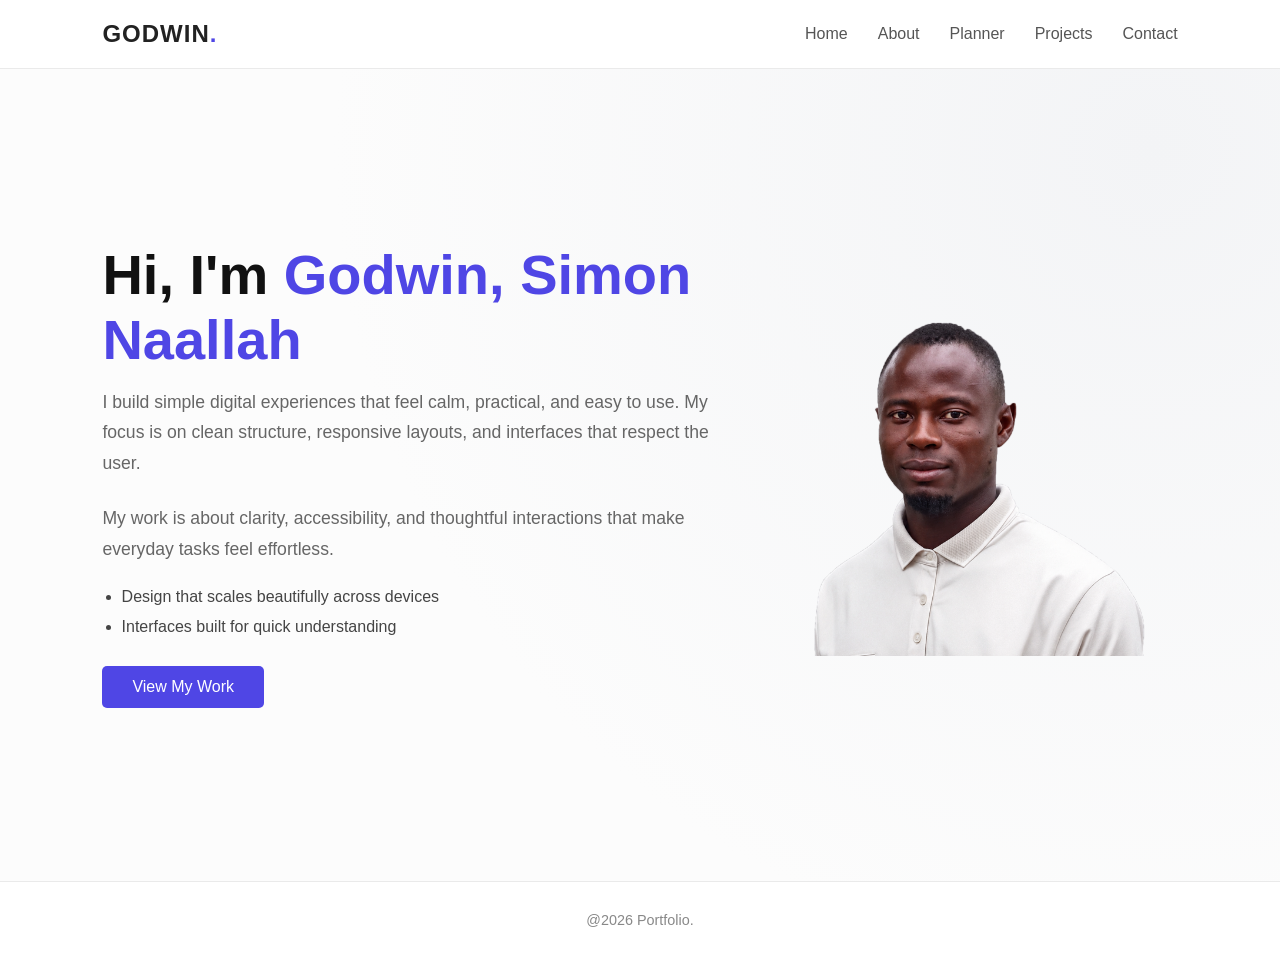
<file: index.html>
<!DOCTYPE html>
<html lang="en">

<head>
    <meta charset="UTF-8">
    <meta name="viewport" content="width=device-width, initial-scale=1.0">
    <title>Developer & Designer Portfolio</title>
    <link rel="stylesheet" href="style1.css">
</head>

<body>

    <!-- Navigation Bar -->
     <nav class="navbar">
        <div class="logo">GODWIN<b>.</b></div>
        <ul class="nav-links">
            <li><a href="new.html">Home</a></li>
            <li><a href="about.html">About</a></li>
            <li><a href="planner.html">Planner</a></li>
            <li><a href="projects.html">Projects</a></li>
            <li><a href="contact.html">Contact</a></li>
        </ul>
        <div class="burger">
            <div class="line1"></div>
            <div class="line2"></div>
            <div class="line3"></div>
        </div>
    </nav>

    <!-- Hero Section -->
    <header id="hero" class="hero-section">
        <div class="hero-content">
            <h1>Hi, I'm <span class="highlight">Godwin, Simon Naallah</span></h1>
            <p>I build simple digital experiences that feel calm, practical, and easy to use. My focus is on clean structure, 
                responsive layouts, and interfaces that respect the user.</p>
            <p>My work is about clarity, accessibility, and thoughtful interactions that make everyday tasks feel effortless.</p>
            <ul class="hero-list">
                <li>Design that scales beautifully across devices</li>
                <li>Interfaces built for quick understanding</li>
            </ul>
            <a href="projects.html" class="btn">View My Work</a>
        </div>
        <div class="image">
            <img src="./Assests/images/simon1.png" alt="Profile Image">
        </div>
    </header>

    <footer>
        <p>@2026 Portfolio.</p>
    </footer>

       <script src="script1.js"></script>
</body>

</html>
</file>
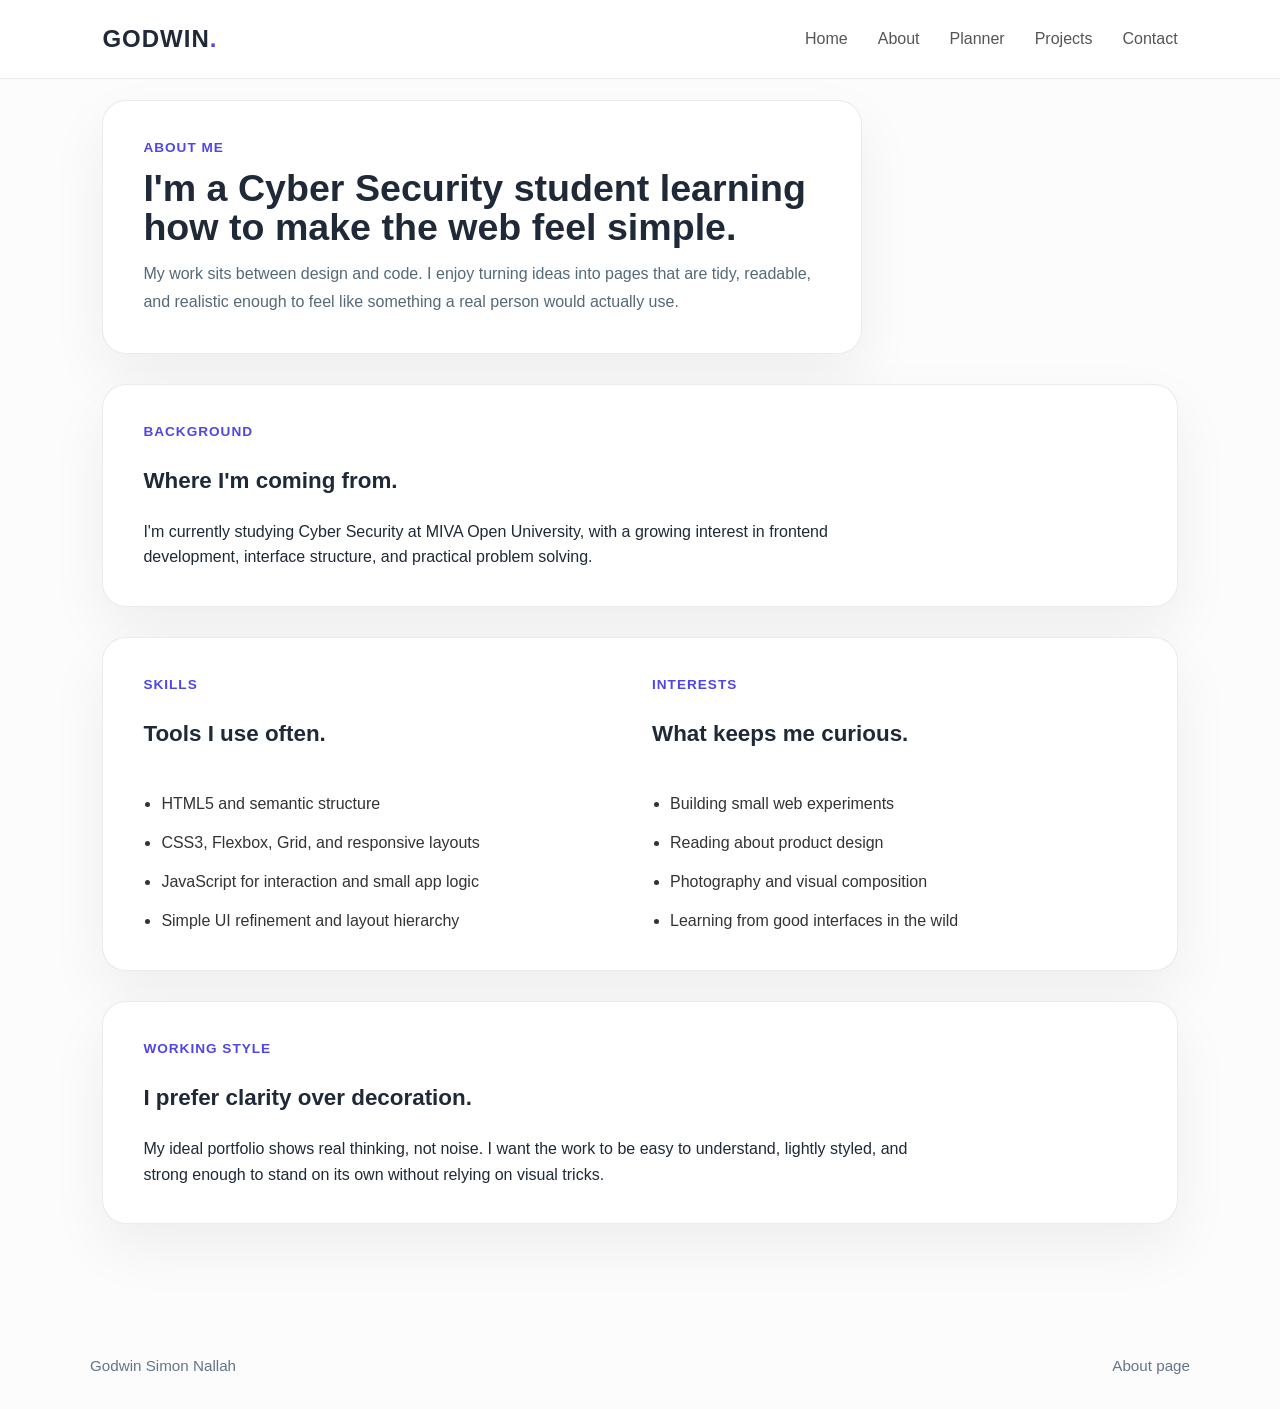
<file: about.html>
<!DOCTYPE html>
<html lang="en">

<head>
    <meta charset="UTF-8">
    <meta name="viewport" content="width=device-width, initial-scale=1.0">
    <title>About | Godwin Simon Nallah</title>
    <meta name="description"
        content="About Godwin Simon Nallah, a Cyber Security student focused on frontend development and thoughtful web design.">
    <link rel="stylesheet" href="styles.css">
</head>

<body>
    <nav class="navbar">
        <div class="logo">GODWIN<b>.</b></div>
        <ul class="nav-links">
            <li><a href="index.html">Home</a></li>
            <li><a href="about.html">About</a></li>
            <li><a href="planner.html">Planner</a></li>
            <li><a href="projects.html">Projects</a></li>
            <li><a href="contact.html">Contact</a></li>
        </ul>
        <div class="burger">
            <div class="line1"></div>
            <div class="line2"></div>
            <div class="line3"></div>
        </div>
    </nav>

    <main class="section">
        <div class="container content-grid">
            <section class="intro-block">
                <p class="eyebrow">About me</p>
                <h1>I'm a Cyber Security student learning how to make the web feel simple.</h1>
                <p class="lede">
                    My work sits between design and code. I enjoy turning ideas into pages that are tidy,
                    readable, and realistic enough to feel like something a real person would actually use.
                </p>
            </section>

            <section class="divider-block">
                <div class="section-heading compact">
                    <p class="eyebrow">Background</p>
                    <h2>Where I'm coming from.</h2>
                </div>
                <p>
                    I'm currently studying Cyber Security at MIVA Open University, with a growing interest in
                    frontend development, interface structure, and practical problem solving.
                </p>
            </section>

            <section class="two-column">
                <div>
                    <div class="section-heading compact">
                        <p class="eyebrow">Skills</p>
                        <h2>Tools I use often.</h2>
                    </div>
                    <ul class="detail-list">
                        <li>HTML5 and semantic structure</li>
                        <li>CSS3, Flexbox, Grid, and responsive layouts</li>
                        <li>JavaScript for interaction and small app logic</li>
                        <li>Simple UI refinement and layout hierarchy</li>
                    </ul>
                </div>

                <div>
                    <div class="section-heading compact">
                        <p class="eyebrow">Interests</p>
                        <h2>What keeps me curious.</h2>
                    </div>
                    <ul class="detail-list">
                        <li>Building small web experiments</li>
                        <li>Reading about product design</li>
                        <li>Photography and visual composition</li>
                        <li>Learning from good interfaces in the wild</li>
                    </ul>
                </div>
            </section>

            <section class="divider-block">
                <div class="section-heading compact">
                    <p class="eyebrow">Working style</p>
                    <h2>I prefer clarity over decoration.</h2>
                </div>
                <p>
                    My ideal portfolio shows real thinking, not noise. I want the work to be easy to understand,
                    lightly styled, and strong enough to stand on its own without relying on visual tricks.
                </p>
            </section>
        </div>
    </main>

    <footer>
        <div class="container footer-inner">
            <p>Godwin Simon Nallah</p>
            <p>About page</p>
        </div>
    </footer>

    <script src="script1.js"></script>
</body>

</html>
</file>
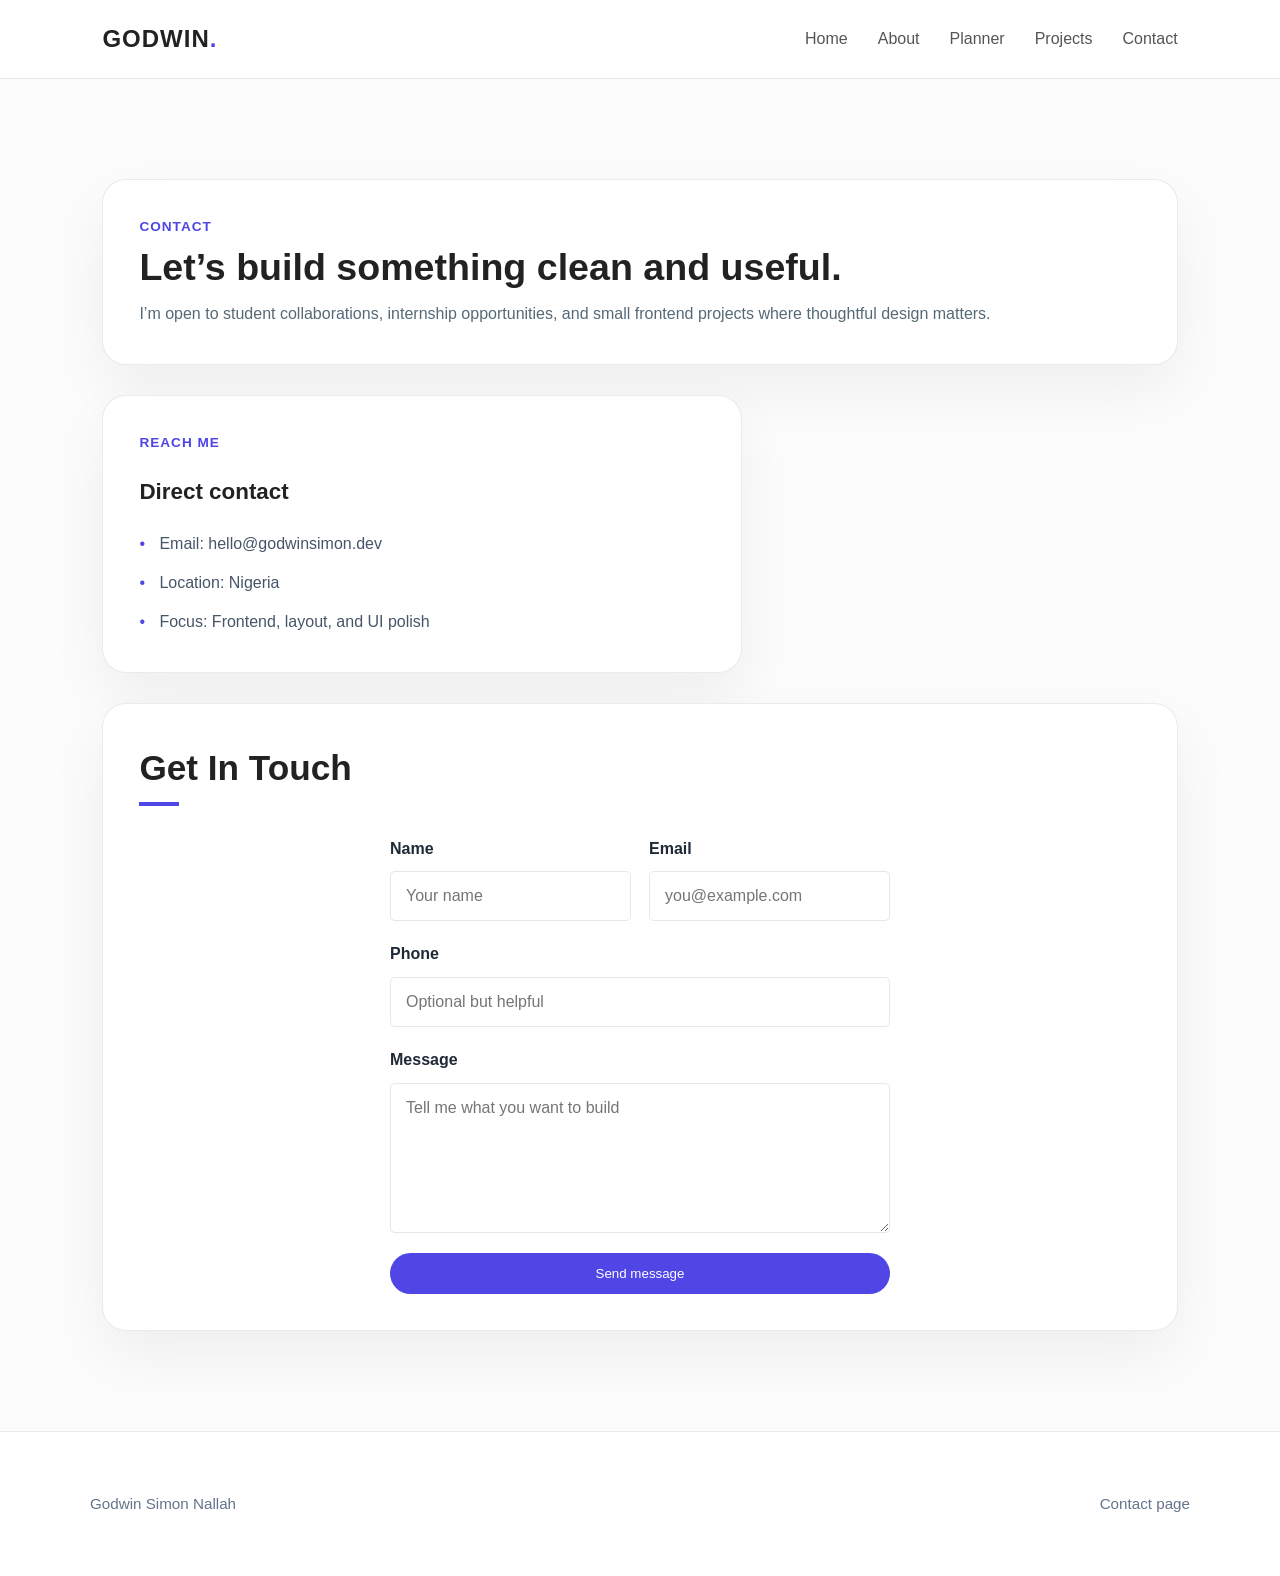
<file: contact.html>
<!DOCTYPE html>
<html lang="en">

<head>
    <meta charset="UTF-8">
    <meta name="viewport" content="width=device-width, initial-scale=1.0">
    <title>Contact | Godwin Simon Nallah</title>
    <meta name="description"
        content="Contact Godwin Simon Nallah for collaboration, internships, or frontend work opportunities.">
    <link rel="stylesheet" href="styles.css">
    <link rel="stylesheet" href="style1.css">
</head>

<body>
    <nav class="navbar">
        <div class="logo">GODWIN<b>.</b></div>
        <ul class="nav-links">
            <li><a href="index.html">Home</a></li>
            <li><a href="about.html">About</a></li>
            <li><a href="planner.html">Planner</a></li>
            <li><a href="projects.html">Projects</a></li>
            <li><a href="contact.html">Contact</a></li>
        </ul>
        <div class="burger">
            <div class="line1"></div>
            <div class="line2"></div>
            <div class="line3"></div>
        </div>
    </nav>

    <main class="section">
        <div class="container contact-layout">
            <section class="intro-block">
                <p class="eyebrow">Contact</p>
                <h1>Let’s build something clean and useful.</h1>
                <p class="lede">
                    I’m open to student collaborations, internship opportunities, and small frontend projects
                    where thoughtful design matters.
                </p>
            </section>

            <section class="contact-details">
                <div class="section-heading compact">
                    <p class="eyebrow">Reach me</p>
                    <h2>Direct contact</h2>
                </div>
                <ul class="detail-list">
                    <li>Email: hello@godwinsimon.dev</li>
                    <li>Location: Nigeria</li>
                    <li>Focus: Frontend, layout, and UI polish</li>
                </ul>
            </section>

            <section class="contact-form-wrap">
                <h2 class="section-title">Get In Touch</h2>
                <form id="contactForm" class="contact-form" onsubmit="handleSubmit(event)">
                    <div class="field-grid">
                        <div class="form-group">
                            <label for="name">Name</label>
                            <input type="text" id="name" name="name" placeholder="Your name" required>
                        </div>
                        <div class="form-group">
                            <label for="email">Email</label>
                            <input type="email" id="email" name="email" placeholder="you@example.com" required>
                        </div>
                    </div>

                    <div class="form-group">
                        <label for="phone">Phone</label>
                        <input type="tel" id="phone" name="phone" placeholder="Optional but helpful" required>
                    </div>

                    <div class="form-group">
                        <label for="message">Message</label>
                        <textarea id="message" name="message" rows="6" placeholder="Tell me what you want to build"
                            required></textarea>
                    </div>

                    <button type="submit" class="button button-primary">Send message</button>
                </form>
            </section>
        </div>
    </main>

    <footer>
        <div class="container footer-inner">
            <p>Godwin Simon Nallah</p>
            <p>Contact page</p>
        </div>
    </footer>

    <script src="script1.js"></script>
</body>

</html>
</file>
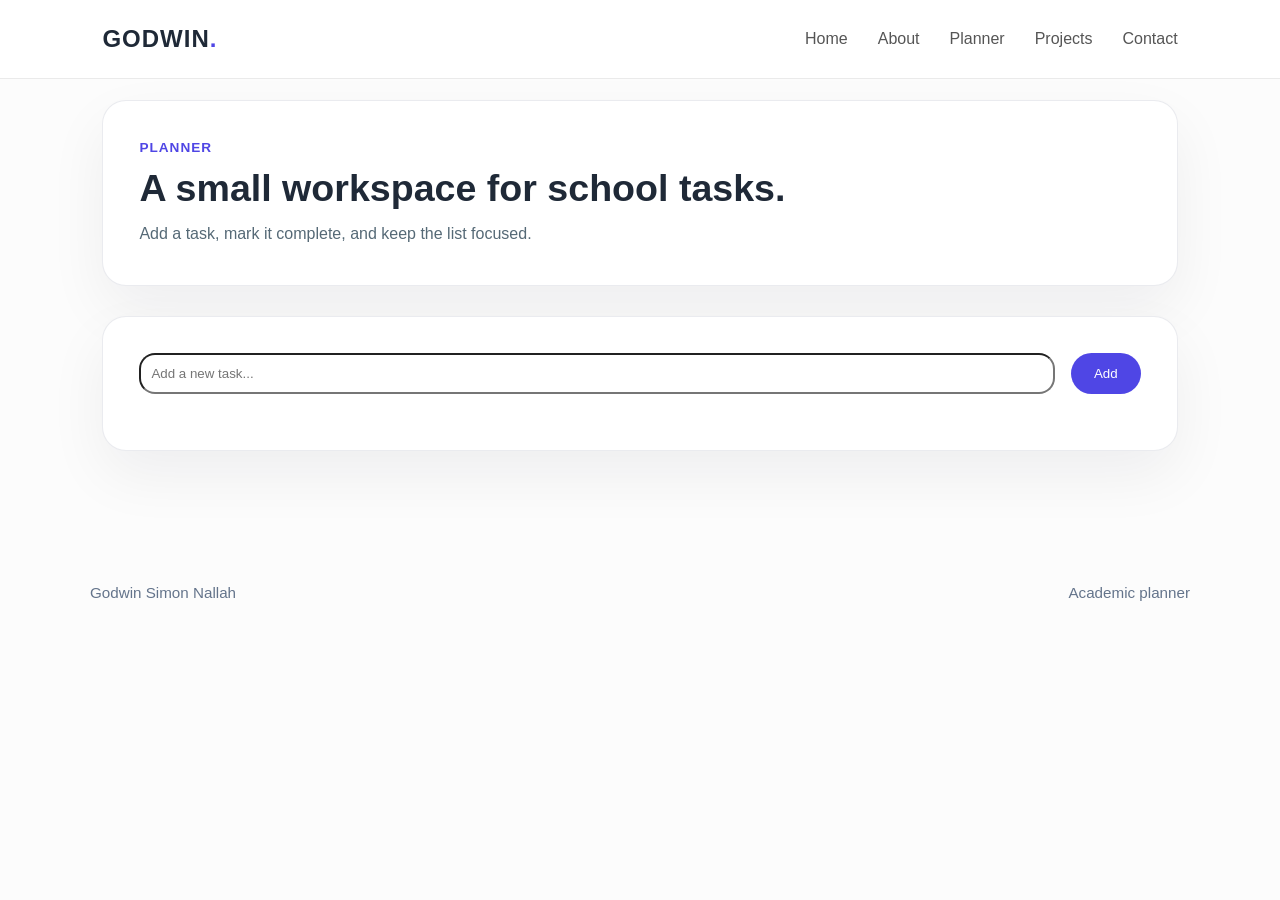
<file: planner.html>
<!DOCTYPE html>
<html lang="en">

<head>
    <meta charset="UTF-8">
    <meta name="viewport" content="width=device-width, initial-scale=1.0">
    <title>Planner | Godwin Simon Nallah</title>
    <meta name="description" content="A simple academic planner for tasks and deadlines.">
    <link rel="stylesheet" href="styles.css">
</head>

<body>
    <nav class="navbar">
        <div class="logo">GODWIN<b>.</b></div>
        <ul class="nav-links">
            <li><a href="index.html">Home</a></li>
            <li><a href="about.html">About</a></li>
            <li><a href="planner.html">Planner</a></li>
            <li><a href="projects.html">Projects</a></li>
            <li><a href="contact.html">Contact</a></li>
        </ul>
        <div class="burger">
            <div class="line1"></div>
            <div class="line2"></div>
            <div class="line3"></div>
        </div>
    </nav>

    <main class="section">
        <div class="container planner-layout">
            <section class="intro-block">
                <p class="eyebrow">Planner</p>
                <h1>A small workspace for school tasks.</h1>
                <p class="lede">
                 Add a task, mark it complete, and keep the list focused.
                </p>
            </section>

            <section class="planner-panel">
                <div class="add-task">
                    <input type="text" id="taskInput" placeholder="Add a new task..." aria-label="Add a new task">
                    <button type="button" onclick="addTask()" class="button button-primary">Add</button>
                </div>

                <ul id="taskList" class="task-list" aria-label="Task list"></ul>
            </section>
        </div>
    </main>

    <footer>
        <div class="container footer-inner">
            <p>Godwin Simon Nallah</p>
            <p>Academic planner</p>
        </div>
    </footer>

    <script src="script.js"></script>
    <script src="script1.js"></script>
</body>

</html>
</file>
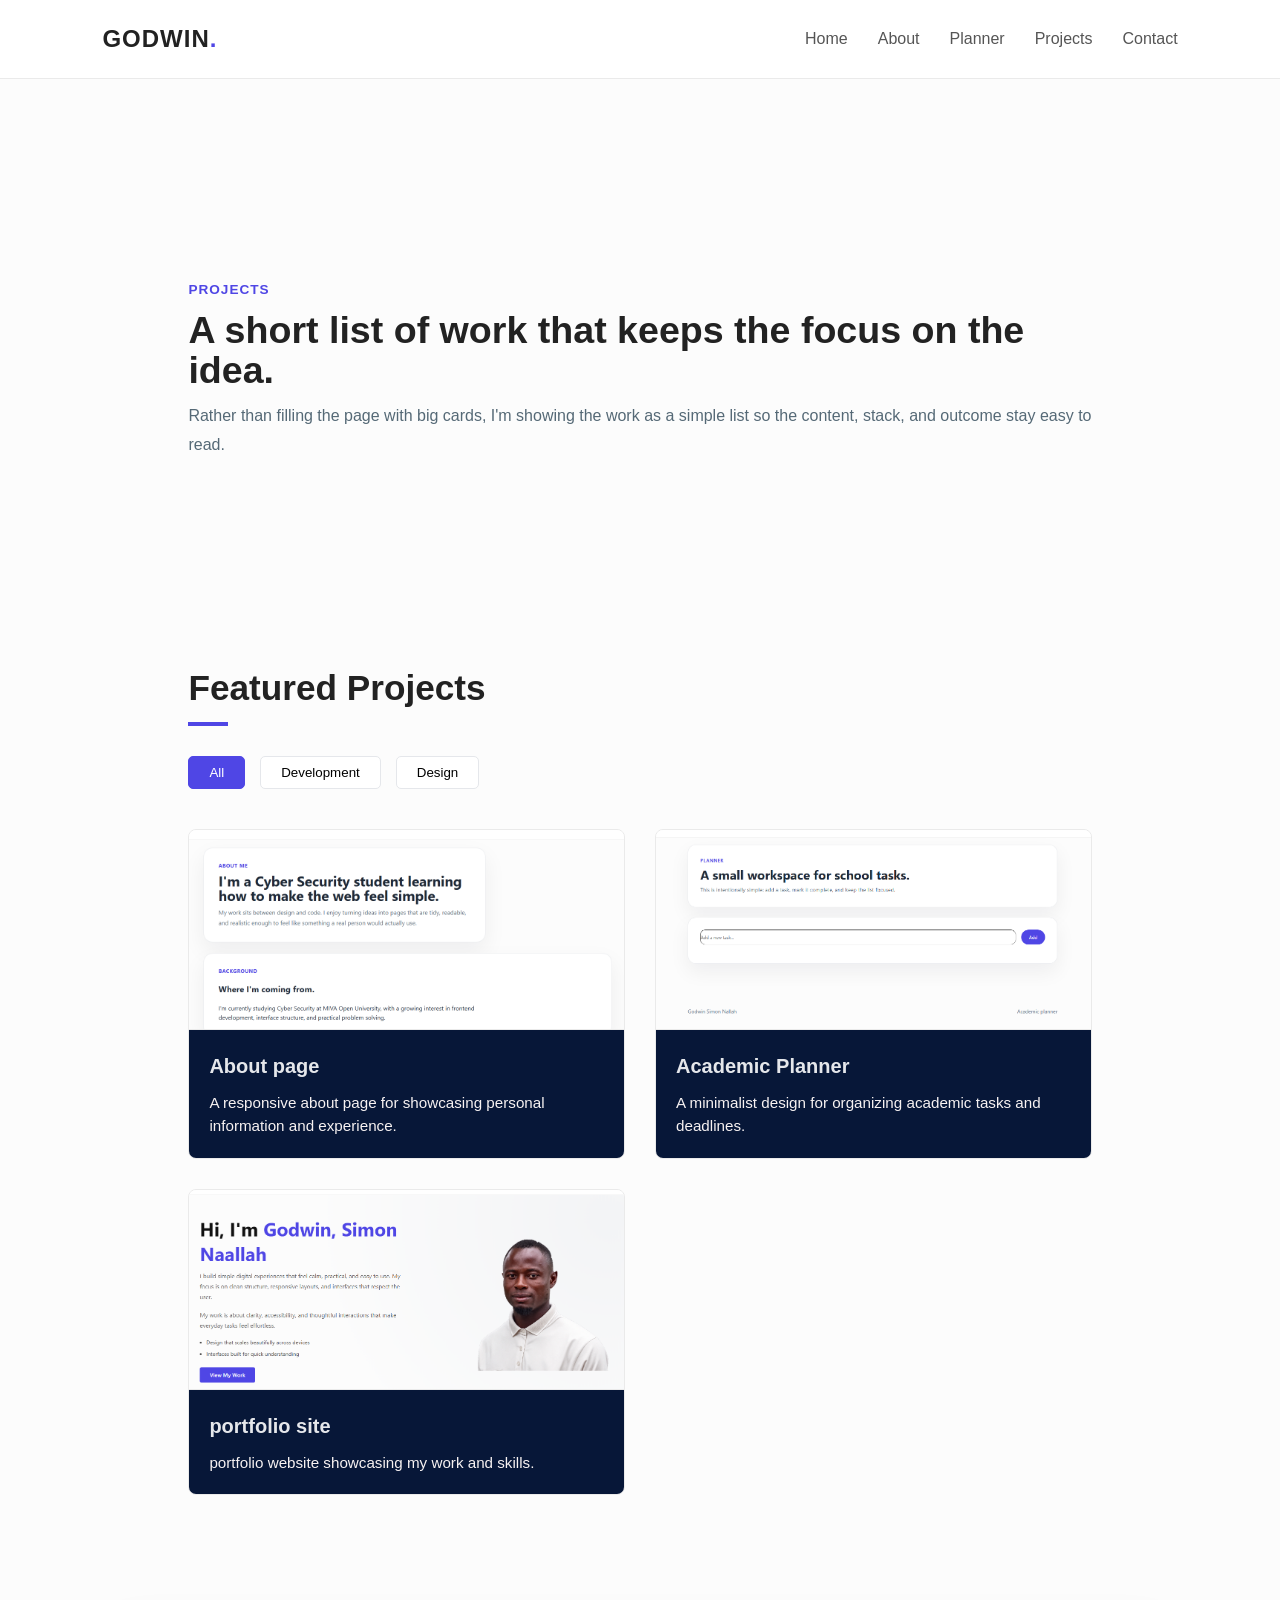
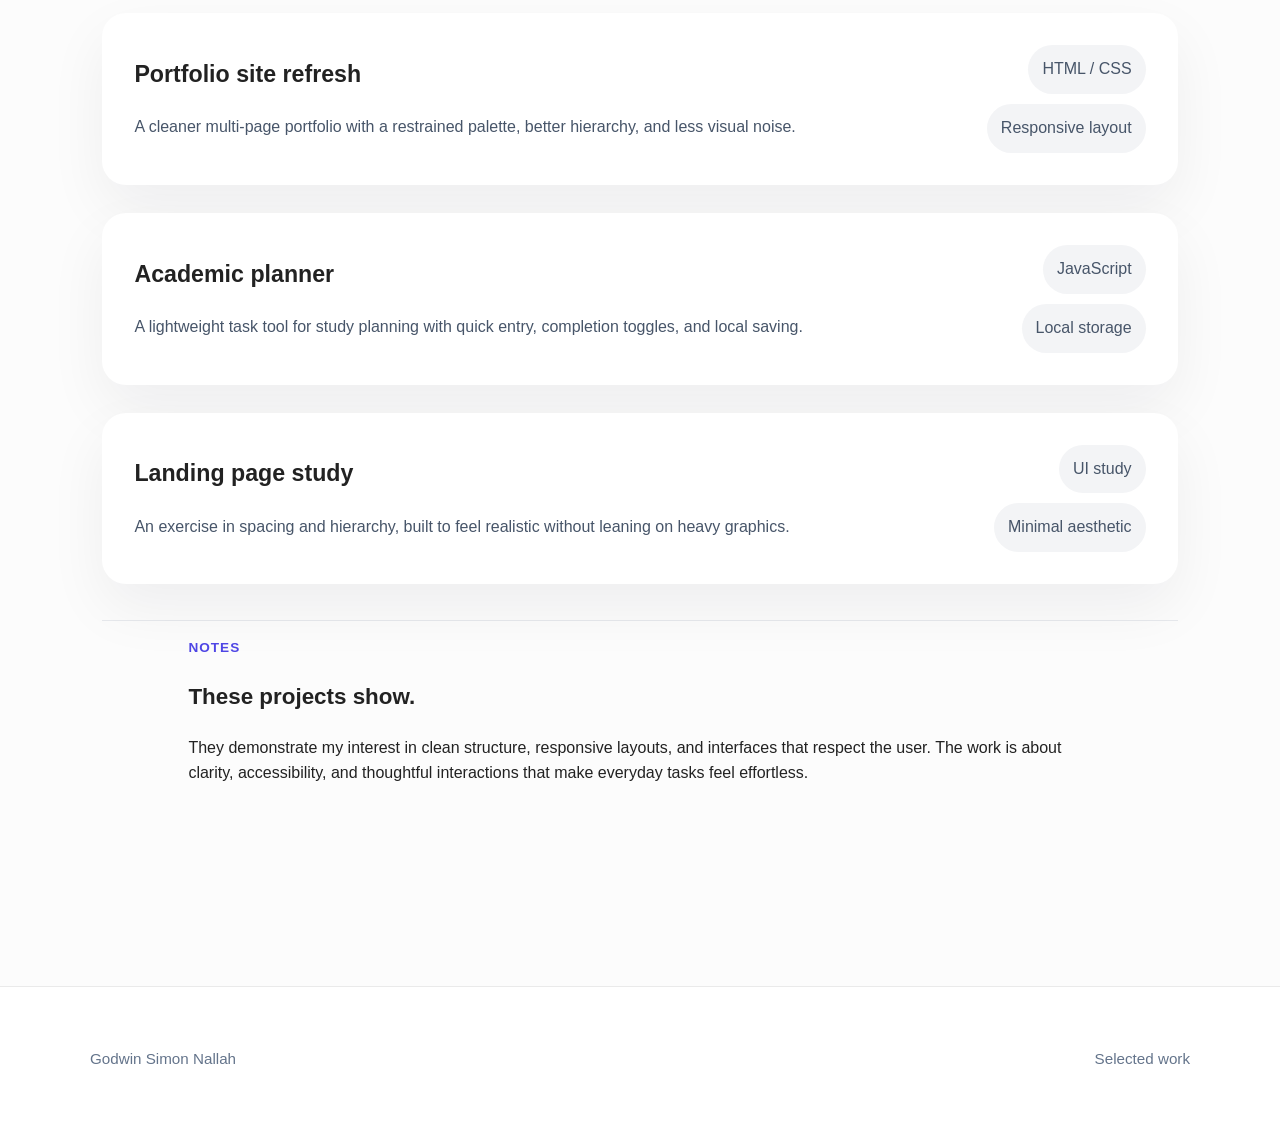
<file: projects.html>
<!DOCTYPE html>
<html lang="en">
<head>
    <meta charset="UTF-8">
    <meta name="viewport" content="width=device-width, initial-scale=1.0">
    <title>Projects | Godwin Simon Nallah</title>
    <meta name="description" content="Selected work by Godwin Simon Nallah, presented in a clean and minimalist layout.">
    <link rel="stylesheet" href="styles.css">
    <link rel="stylesheet" href="style1.css">
</head>
<body>
   <nav class="navbar">
        <div class="logo">GODWIN<b>.</b></div>
        <ul class="nav-links">
            <li><a href="index.html">Home</a></li>
            <li><a href="about.html">About</a></li>
            <li><a href="planner.html">Planner</a></li>
            <li><a href="projects.html">Projects</a></li>
            <li><a href="contact.html">Contact</a></li>
        </ul>
        <div class="burger">
            <div class="line1"></div>
            <div class="line2"></div>
            <div class="line3"></div>
        </div>
    </nav>

    <main class="section">
        <div class="container">
            <section class="intro-block">
                <p class="eyebrow">Projects</p>
                <h1>A short list of work that keeps the focus on the idea.</h1>
                <p class="lede">
                    Rather than filling the page with big cards, I'm showing the work as a simple list so the content,
                    stack, and outcome stay easy to read.
                </p>
            </section>

            <section id="projects" class="project-section">
        <h2 class="section-title">Featured Projects</h2>

        <!-- Filter Controls -->
        <div class="filter-buttons">
            <button class="filter-btn active" data-filter="all">All</button>
            <button class="filter-btn" data-filter="development">Development</button>
            <button class="filter-btn" data-filter="design">Design</button>
        </div>

        <div class="project-grid">
            <!-- Project 1 -->
            <div class="project-card" data-category="development">
                <div class="project-img-placeholder">
                    <img src="./Assests/images/project1.png" alt="">
                </div>
                <div class="project-info">
                    <h3>About page </h3>
                    <p>A responsive about page for showcasing personal information and experience.</p>
                </div>
            </div>
            <!-- Project 2 -->
            <div class="project-card" data-category="design">
                <div class="project-img-placeholder">
                    <img src="./Assests/images/planer1.png" alt="">
                </div>
                <div class="project-info">
                    <h3>Academic Planner</h3>
                    <p>A minimalist design for organizing academic tasks and deadlines.</p>
                </div>
            </div>
            <!-- Project 3 -->
            <div class="project-card" data-category="development">
                <div class="project-img-placeholder">
                    <img src="./Assests/images/portfolio.png" alt="">
                </div>
                <div class="project-info">
                    <h3>portfolio site</h3>
                    <p>portfolio website showcasing my work and skills.</p>
                </div>
            </div>
        </div>
    </section>


            <div class="project-list project-list-spaced">
                <article class="project-row">
                    <div>
                        <h2>Portfolio site refresh</h2>
                        <p>A cleaner multi-page portfolio with a restrained palette, better hierarchy, and less visual noise.</p>
                    </div>
                    <div class="project-meta-group">
                        <p class="project-meta">HTML / CSS</p>
                        <p class="project-meta">Responsive layout</p>
                    </div>
                </article>

                <article class="project-row">
                    <div>
                        <h2>Academic planner</h2>
                        <p>A lightweight task tool for study planning with quick entry, completion toggles, and local saving.</p>
                    </div>
                    <div class="project-meta-group">
                        <p class="project-meta">JavaScript</p>
                        <p class="project-meta">Local storage</p>
                    </div>
                </article>

                <article class="project-row">
                    <div>
                        <h2>Landing page study</h2>
                        <p>An exercise in spacing and hierarchy, built to feel realistic without leaning on heavy graphics.</p>
                    </div>
                    <div class="project-meta-group">
                        <p class="project-meta">UI study</p>
                        <p class="project-meta">Minimal aesthetic</p>
                    </div>
                </article>
            </div>

            <section class="divider-block">
                <div class="section-heading compact">
                    <p class="eyebrow">Notes</p>
                    <h2>These projects show.</h2>
                </div>
                <p>
                    They demonstrate my interest in clean structure, responsive layouts, 
                    and interfaces that respect the user. The work is about clarity, accessibility,
                    and thoughtful interactions that make everyday tasks feel effortless.            
                </p>
            </section>
        </div>
    </main>

    <footer>
        <div class="container footer-inner">
            <p>Godwin Simon Nallah</p>
            <p>Selected work</p>
        </div>
    </footer>

    <script src="script1.js"></script>
</body>
</html>
</file>
<file: style1.css>
* {
            margin: 0;
            padding: 0;
            box-sizing: border-box;
            font-family: 'Segoe UI', Tahoma, Geneva, Verdana, sans-serif;
            scroll-behavior: smooth;
        }

        body {
            background-color: #fcfcfc;
            color: #222;
            overflow-x: hidden;
        }

        /* Navbar */
        .navbar {
            display: flex;
            justify-content: space-between;
            align-items: center;
            padding: 20px 8%;
            background-color: rgba(255, 255, 255, 0.9);
            position: sticky;
            width: 100%;
            top: 0;
            z-index: 1000;
            border-bottom: 1px solid #eaeaea;
            backdrop-filter: blur(10px);
        }

        .logo {
            font-size: 1.5rem;
            font-weight: 700;
            letter-spacing: 1px;
        }

        .logo b {
            color: #4f46e5;
        }

        .nav-links {
            display: flex;
            list-style: none;
        }

        .nav-links li {
            margin-left: 30px;
        }

        .nav-links a {
            text-decoration: none;
            color: #555;
            font-weight: 500;
            transition: color 0.3s;
        }

        .nav-links a:hover {
            color: #4f46e5;
        }

        .burger {
            display: none;
            cursor: pointer;
        }

        .burger div {
            width: 25px;
            height: 3px;
            background-color: #222;
            margin: 5px;
            transition: all 0.3s ease;
        }

        /* Hero Section */
        .hero-section {
            min-height: calc(100vh - 88px);
            display: grid;
            grid-template-columns: minmax(0, 1.2fr) minmax(0, 0.8fr);
            align-items: center;
            gap: 40px;
            padding: 0 8%;
            background: radial-gradient(circle at 90% 10%, #f3f4f6 0%, #fcfcfc 60%);
        }

        .hero-content h1 {
            font-size: 3.5rem;
            margin-bottom: 15px;
            color: #111;
        }

        .hero-content .highlight {
            color: #4f46e5;
        }

        .hero-content p {
            font-size: 1.1rem;
            max-width: 620px;
            margin-bottom: 24px;
            color: #666;
            line-height: 1.75;
        }

        .hero-list {
            display: grid;
            gap: 12px;
            margin-bottom: 30px;
            color: #444;
        }

        .hero-list li {
            list-style: disc;
            margin-left: 1.2rem;
        }

        .image {
            display: flex;
            justify-content: center;
            align-items: center;
        }

        .image img {
            width: 100%;
            max-width: none;
            height: auto;
            object-fit: cover;
            border-radius: 0;
            box-shadow: none;
            display: block;
        }
        

        .btn {
            display: inline-block;
            padding: 12px 30px;
            background-color: #4f46e5;
            color: white;
            text-decoration: none;
            border-radius: 5px;
            font-weight: 500;
            transition: background-color 0.3s, transform 0.2s;
            border: none;
            cursor: pointer;
        }

        .btn:hover {
            background-color: #4338ca;
            transform: translateY(-2px);
        }

        /* Sections Base Layout */
        section {
            padding: 100px 8%;
        }

        .section-title {
            font-size: 2.2rem;
            margin-bottom: 40px;
            position: relative;
            display: inline-block;
        }

        .section-title::after {
            content: '';
            position: absolute;
            width: 40px;
            height: 4px;
            background-color: #4f46e5;
            bottom: -10px;
            left: 0;
        }

        /* About Section */
        .about-container {
            max-width: 800px;
        }

        .about-text p {
            font-size: 1.1rem;
            line-height: 1.8;
            color: #555;
            margin-bottom: 30px;
        }

        .about-text h3 {
            margin-bottom: 15px;
        }

        .tech-grid {
            display: flex;
            flex-wrap: wrap;
            gap: 12px;
        }

        .tech-tag {
            background-color: #f3f4f6;
            padding: 8px 16px;
            border-radius: 20px;
            font-size: 0.9rem;
            color: #4b5563;
            font-weight: 500;
            border: 1px solid #e5e7eb;
        }

        /* Project Section Grid & Filtering */
        .filter-buttons {
            margin-bottom: 40px;
            display: flex;
            gap: 15px;
        }

        .filter-btn {
            padding: 8px 20px;
            border: 1px solid #e5e7eb;
            background-color: white;
            cursor: pointer;
            border-radius: 5px;
            font-weight: 500;
            transition: all 0.3s ease;
        }

        .filter-btn.active,
        .filter-btn:hover {
            background-color: #4f46e5;
            color: white;
            border-color: #4f46e5;
        }

        .project-grid {
            display: grid;
            grid-template-columns: repeat(auto-fit, minmax(300px, 1fr));
            gap: 30px;
        }

        .project-card {
            background-color: white;
            border-radius: 8px;
            overflow: hidden;
            border: 1px solid #eaeaea;
            transition: transform 0.3s, box-shadow 0.3s;
        }

        .project-card:hover {
            transform: translateY(-5px);
            box-shadow: 0 10px 20px rgba(0, 0, 0, 0.05);
        }

        .project-img-placeholder {
            height: 200px;
            background-color: #f3f4f6;
            border-bottom: 1px solid #eaeaea;
        }

        .project-img-placeholder img {
            object-fit: cover;
            width: 100%;
            height: 100%;
        }

        .project-info {
            padding: 20px;
            background-color: #071738;
        }

        .project-info h3 {
            margin-bottom: 10px;
            font-size: 1.25rem;
            color: #e5e7eb;
        }

        .project-info p {
            color: #f7f2f2;
            font-size: 0.95rem;
            line-height: 1.5;
        }

        /* Contact Section Form */
        .contact-section {
            background-color: #f9fafb;
            text-align: center;
        }

        .contact-section p {
            margin-bottom: 30px;
            color: #666;
        }

        .contact-form {
            max-width: 500px;
            margin: 0 auto;
            display: flex;
            flex-direction: column;
            gap: 15px;
        }

        .contact-form input,
        .contact-form textarea {
            padding: 15px;
            border: 1px solid #e5e7eb;
            border-radius: 5px;
            font-size: 1rem;
            background-color: white;
            outline: none;
            transition: border-color 0.3s;
        }

        .contact-form input:focus,
        .contact-form textarea:focus {
            border-color: #4f46e5;
        }

        /* Footer Layout */
        footer {
            padding: 30px;
            text-align: center;
            background-color: white;
            border-top: 1px solid #eaeaea;
            color: #888;
            font-size: 0.9rem;
        }

        /* Responsive Mobile Rules */
        @media (max-width: 900px) {
            section {
                padding: 80px 6%;
            }

            .hero-content h1 {
                font-size: 2.8rem;
            }

            .project-grid {
                gap: 24px;
            }

            .filter-buttons {
                flex-wrap: wrap;
                gap: 10px;
            }
        }

        @media (max-width: 768px) {
            section {
                padding: 70px 5%;
            }

            .navbar {
                padding: 18px 5%;
            }

            .nav-links {
                position: absolute;
                right: 0;
                top: 8vh;
                height: 92vh;
                width: 65%;
                max-width: 320px;
                background-color: white;
                flex-direction: column;
                transform: translateX(110%);
                opacity: 0;
                visibility: hidden;
                transition: transform 0.4s ease, opacity 0.3s ease;
                box-shadow: -6px 0 15px rgba(0, 0, 0, 0.08);
                padding-top: 60px;
            }

            .nav-links li {
                margin: 18px 0;
                text-align: center;
            }

            .burger {
                display: block;
            }

            .nav-links.nav-active {
                transform: translateX(0%);
                opacity: 1;
                visibility: visible;
            }

            .hero-content h1 {
                font-size: 2.3rem;
            }

            .hero-section {
                overflow: hidden;
                grid-template-columns: 1fr;
                padding-bottom: 30px;
            }

            .image {
                order: -1;
                margin-bottom: 24px;
            }

            .image img {
                max-width: 100%;
                min-height: auto;
                display: block;
            }

            .project-card {
                min-width: 0;
            }

            .project-info {
                padding: 18px;
            }

            .project-img-placeholder {
                height: 160px;
            }

            .contact-form {
                max-width: 100%;
            }
        }


        @media (max-width: 480px) {
            section {
                padding: 60px 4%;
            }

            .navbar {
                padding: 14px 4%;
            }

            .project-grid {
                gap: 18px;
            }

            .hero-content h1 {
                font-size: 2rem;
            }

            .filter-buttons {
                flex-direction: column;
            }

            .btn {
                width: 100%;
                text-align: center;
            }
        }
</file>
<file: styles.css>
﻿:root {
    --accent: #4f46e5;
    --surface: #ffffff;
    --surface-muted: #f8fafc;
    --border: #e5e7eb;
    --text: #1f2937;
    --text-muted: #556976;
    --bg: #fcfcfc;
}

* {
    margin: 0;
    padding: 0;
    box-sizing: border-box;
    font-family: 'Segoe UI', Tahoma, Geneva, Verdana, sans-serif;
    scroll-behavior: smooth;
}

html,
body {
    min-height: 100%;
    background-color: var(--bg);
    color: var(--text);
}

body {
    line-height: 1.6;
    overflow-x: hidden;
}

.container {
    max-width: 1100px;
    margin: 0 auto;
}

.navbar {
    display: flex;
    justify-content: space-between;
    align-items: center;
    padding: 20px 8%;
    background-color: rgba(255, 255, 255, 0.9);
    position: fixed;
    width: 100%;
    top: 0;
    z-index: 1000;
    border-bottom: 1px solid #eaeaea;
    backdrop-filter: blur(10px);
}

.logo {
    font-size: 1.5rem;
    font-weight: 700;
    letter-spacing: 1px;
}

.logo b {
    color: var(--accent);
}

.nav-links {
    display: flex;
    list-style: none;
    transition: transform 0.3s ease;
}

.nav-links li {
    margin-left: 30px;
}

.nav-links a {
    text-decoration: none;
    color: #555;
    font-weight: 500;
    transition: color 0.2s ease;
}

.nav-links a:hover {
    color: var(--accent);
}

.burger {
    display: none;
    cursor: pointer;
}

.burger div {
    width: 25px;
    height: 3px;
    background-color: #222;
    margin: 5px;
    transition: all 0.3s ease;
}

.nav-links.nav-active {
    transform: translateX(0%);
}

main,
section {
    padding: 100px 8%;
}

.eyebrow {
    color: var(--accent);
    font-weight: 700;
    text-transform: uppercase;
    letter-spacing: 1px;
    font-size: 0.85rem;
    margin-bottom: 10px;
}

.lede {
    color: var(--text-muted);
    font-size: 1rem;
    line-height: 1.8;
    margin-top: 12px;
}

.intro-block h1 {
    font-size: 2.35rem;
    line-height: 1.05;
    margin: 0;
}

.section-title {
    font-size: 2rem;
    margin-bottom: 24px;
    position: relative;
    display: inline-block;
}

.section-title::after {
    content: '';
    position: absolute;
    width: 42px;
    height: 4px;
    background-color: var(--accent);
    bottom: -10px;
    left: 0;
}

.section-heading {
    display: grid;
    gap: 10px;
    margin-bottom: 20px;
}

.section-heading h2 {
    font-size: 1.75rem;
    margin: 0;
}

.section-heading.compact h2 {
    font-size: 1.4rem;
}

.divider-block {
    padding-top: 16px;
    border-top: 1px solid rgba(229, 231, 235, 0.9);
}

.two-column {
    display: grid;
    gap: 24px;
    grid-template-columns: repeat(2, minmax(0, 1fr));
}

.two-column > div {
    display: grid;
    gap: 18px;
}

.footer-inner {
    display: flex;
    justify-content: space-between;
    align-items: center;
    gap: 10px;
    padding: 30px 0;
    color: #64748b;
    font-size: 0.95rem;
}

footer {
    background-color: transparent;
}

/* About page styles */
.container.content-grid {
    display: grid;
    gap: 30px;
}

.container.content-grid > section {
    background-color: var(--surface);
    border: 1px solid rgba(229, 231, 235, 0.8);
    border-radius: 24px;
    box-shadow: 0 24px 60px rgba(15, 23, 42, 0.06);
    padding: 36px 40px;
}

.container.content-grid .intro-block {
    max-width: 760px;
}

.container.content-grid .intro-block p,
.container.content-grid .divider-block p {
    max-width: 780px;
}

.detail-list {
    display: grid;
    gap: 12px;
    padding-left: 18px;
    color: #333;
}

.detail-list li {
    line-height: 1.7;
}

/* Contact page styles */
.contact-layout {
    display: grid;
    gap: 30px;
}

.contact-layout .intro-block,
.contact-layout .contact-details,
.contact-layout .contact-form-wrap {
    background-color: var(--surface);
    border: 1px solid rgba(229, 231, 235, 0.8);
    border-radius: 24px;
    box-shadow: 0 24px 60px rgba(15, 23, 42, 0.06);
    padding: 36px;
}

.contact-layout .contact-details {
    max-width: 640px;
}

.contact-layout .contact-form {
    display: grid;
    gap: 20px;
}

.contact-layout .field-grid {
    display: grid;
    grid-template-columns: repeat(2, minmax(0, 1fr));
    gap: 18px;
}

.contact-layout .form-group {
    display: grid;
    gap: 10px;
}

.contact-layout .form-group label {
    font-weight: 700;
    color: var(--text);
}

.contact-layout input,
.contact-layout textarea {
    width: 100%;
    padding: 16px 18px;
    border: 1px solid #d1d5db;
    border-radius: 16px;
    background: #fff;
    color: var(--text);
    transition: border-color 0.2s ease, box-shadow 0.2s ease;
}

.contact-layout input:focus,
.contact-layout textarea:focus {
    outline: none;
    border-color: var(--accent);
    box-shadow: 0 0 0 4px rgba(79, 70, 229, 0.08);
}

.contact-layout textarea {
    min-height: 150px;
    resize: vertical;
}

.contact-layout .detail-list {
    list-style: none;
    padding-left: 0;
    display: grid;
    gap: 12px;
    color: #444;
}

.contact-layout .detail-list li {
    padding-left: 1.25rem;
    position: relative;
    color: #475569;
}

.contact-layout .detail-list li::before {
    content: '•';
    position: absolute;
    left: 0;
    color: var(--accent);
}

/* Planner page styles */
.planner-layout {
    display: grid;
    gap: 30px;
}

.planner-layout .intro-block,
.planner-layout .planner-panel {
    background-color: var(--surface);
    border: 1px solid rgba(229, 231, 235, 0.8);
    border-radius: 24px;
    box-shadow: 0 24px 60px rgba(15, 23, 42, 0.06);
    padding: 36px;
}
.planner-layout input{
    border-radius: 16px;
    padding: 10px;
}

.planner-layout .planner-panel {
    display: grid;
    gap: 20px;
}

.planner-layout .add-task {
    display: grid;
    grid-template-columns: 1fr auto;
    gap: 16px;
}

.planner-layout .task-list {
    display: grid;
    gap: 16px;
}

.planner-layout .task-item {
    display: grid;
    grid-template-columns: 1fr auto;
    align-items: center;
    gap: 16px;
    padding: 18px;
    border: 1px solid #e5e7eb;
    border-radius: 18px;
    background: var(--surface-muted);
}

.planner-layout .task-item span {
    color: var(--text);
}

.planner-layout .task-actions {
    display: grid;
    grid-auto-flow: column;
    gap: 10px;
}

.planner-layout .task-actions button {
    border-radius: 999px;
    min-width: 92px;
    padding: 10px 14px;
}

.planner-layout .complete-btn {
    background: #e0e7ff;
    color: #4338ca;
}

.planner-layout .delete-btn {
    background: #fee2e2;
    color: #b91c1c;
}

/* Projects page styles */
.project-list {
    display: grid;
    gap: 22px;
    margin-top: 18px;
}

.project-row {
    display: grid;
    grid-template-columns: 1fr auto;
    align-items: center;
    padding: 32px;
    border-radius: 24px;
    background-color: var(--surface);
    box-shadow: 0 24px 60px rgba(15, 23, 42, 0.06);
}

.project-row h2 {
    margin-bottom: 10px;
    font-size: 1.45rem;
}

.project-row p {
    color: #475569;
    line-height: 1.8;
}

.project-meta-group {
    display: grid;
    gap: 10px;
    justify-items: end;
}

.project-meta {
    background: #f3f4f6;
    padding: 10px 14px;
    border-radius: 999px;
    color: #475569;
}

.project-list + .divider-block {
    margin-top: 36px;
}

.project-list-spaced {
    display: grid;
    gap: 28px;
}

.project-row > div {
    display: grid;
    gap: 10px;
}

.contact-form,
.button,
.button-primary,
.btn {
    border-radius: 999px;
}

.contact-form {
    display: flex;
    flex-direction: column;
    gap: 16px;
    max-width: 600px;
}

.button {
    border: 1px solid #d1d5db;
    background-color: #f8fafc;
    color: var(--text);
    padding: 12px 22px;
}

.button-primary {
    background-color: var(--accent);
    color: white;
    border: 1px solid transparent;
    padding: 12px 22px;
}

.btn {
    padding: 12px 30px;
    font-weight: 700;
    background-color: var(--accent);
    color: #fff;
    text-decoration: none;
    display: inline-block;
}

.btn:hover,
.button:hover,
.button-primary:hover {
    transform: translateY(-1px);
}

@media (max-width: 900px) {
    main,
    section {
        padding: 80px 5%;
    }

    .container {
        padding: 0 5%;
    }

    .container.content-grid,
    .contact-layout,
    .planner-layout,
    .project-list {
        grid-template-columns: 1fr;
    }

    .container.content-grid > section,
    .contact-layout .intro-block,
    .contact-layout .contact-details,
    .contact-layout .contact-form-wrap,
    .planner-layout .intro-block,
    .planner-layout .planner-panel,
    .project-row,
    .project-card {
        padding: 24px;
    }

    .contact-layout .field-grid,
    .planner-layout .add-task,
    .project-row {
        grid-template-columns: 1fr;
    }

    .two-column {
        grid-template-columns: 1fr;
    }

    .planner-layout .task-item {
        grid-template-columns: 1fr;
    }

    .project-row {
        justify-items: stretch;
    }

    .project-meta-group {
        justify-items: start;
        grid-auto-flow: row;
    }
}

@media (max-width: 768px) {
    main,
    section {
        padding: 70px 4%;
    }

    .navbar {
        padding: 18px 5%;
    }

    .nav-links {
        position: absolute;
        right: 0;
        top: 8vh;
        height: 92vh;
        width: 65%;
        max-width: 320px;
        flex-direction: column;
        background-color: #fff;
        transform: translateX(110%);
        opacity: 0;
        visibility: hidden;
        transition: transform 0.3s ease, opacity 0.3s ease;
        padding-top: 60px;
        box-shadow: -6px 0 20px rgba(0, 0, 0, 0.08);
    }

    .nav-links.nav-active {
        transform: translateX(0%);
        opacity: 1;
        visibility: visible;
    }

    .nav-links li {
        margin: 18px 0;
        text-align: center;
    }

    .burger {
        display: block;
    }

    .intro-block h1,
    .section-title,
    .section-heading h2 {
        font-size: 1.8rem;
    }

    .contact-layout .field-grid {
        grid-template-columns: 1fr;
    }

    .planner-layout .add-task {
        grid-template-columns: 1fr;
    }

    .planner-layout input {
        width: 100%;
    }

    .footer-inner {
        flex-direction: column;
        text-align: center;
    }

    .button,
    .button-primary,
    .btn {
        width: 100%;
    }
}

@media (max-width: 480px) {
    main,
    section {
        padding: 60px 4%;
    }

    .navbar {
        padding: 16px 4%;
    }

    .nav-links {
        max-width: 100%;
    }

    .intro-block h1 {
        font-size: 1.75rem;
    }

    .lede,
    .detail-list,
    .project-row p,
    .contact-layout p {
        font-size: 0.95rem;
    }

    .planner-layout .task-item {
        padding: 16px;
    }
}
</file>
